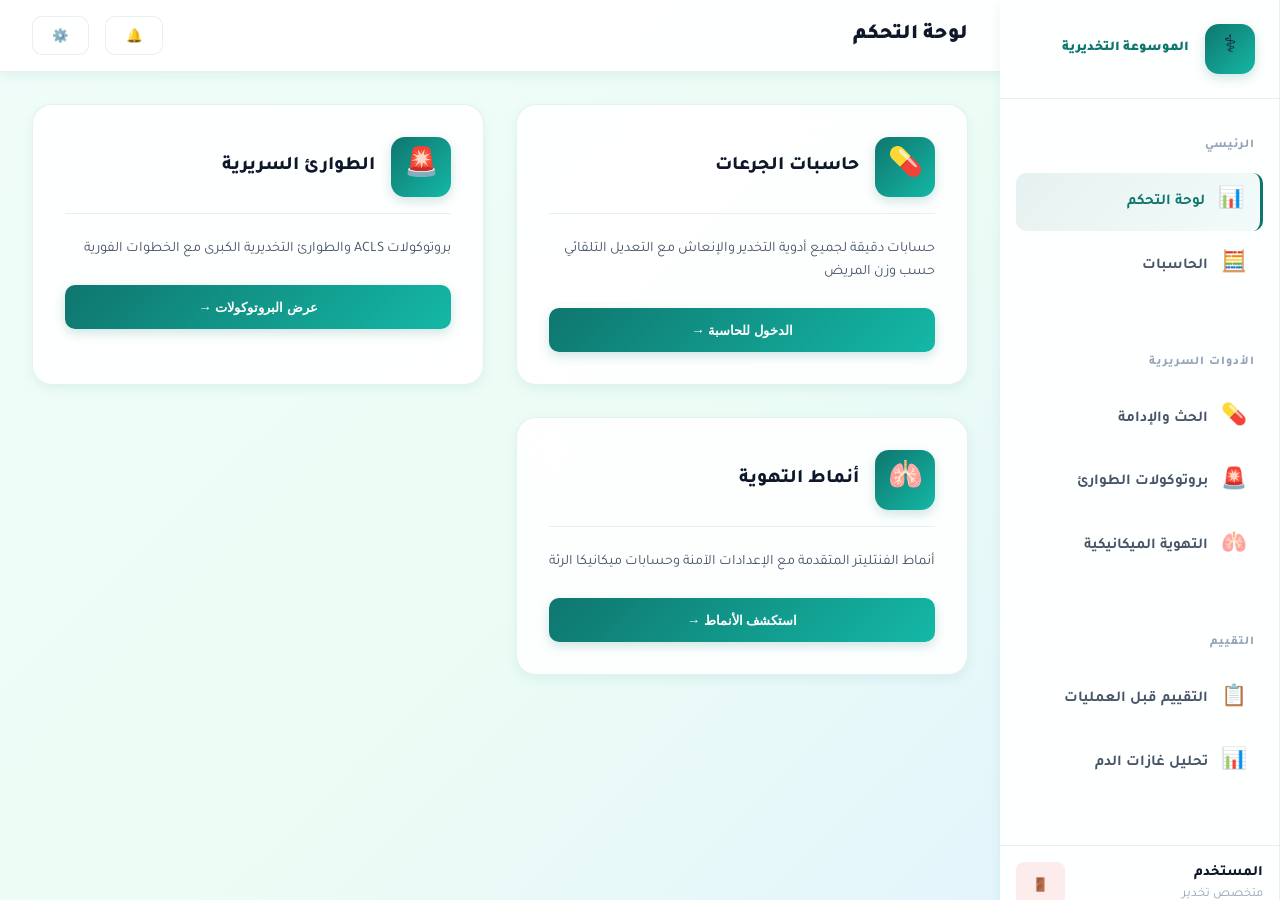
<file: app.html>
<!DOCTYPE html>
<html lang="ar" dir="rtl">
<head>
  <meta charset="UTF-8">
  <meta name="viewport" content="width=device-width, initial-scale=1.0">
  <meta name="theme-color" content="#0F766E">
  <title>الموسوعة التخديرية السريرية الشاملة - Clinical Workstation</title>

  <link rel="preconnect" href="https://fonts.googleapis.com">
  <link rel="preconnect" href="https://fonts.gstatic.com" crossorigin>
  <link href="https://fonts.googleapis.com/css2?family=Tajawal:wght@400;500;600;700;800;900&family=Cairo:wght@600;700;800;900&family=JetBrains+Mono:wght@500;600;700;800&display=swap" rel="stylesheet">

  <link rel="stylesheet" href="css/advanced-design.css">

  <style>
    /* App Shell Layout */
    body {
      background: linear-gradient(135deg, #F0FDFA 0%, #ECFDF5 50%, #E0F2FE 100%);
      display: flex;
      height: 100vh;
      overflow: hidden;
    }

    .app-shell {
      display: flex;
      width: 100%;
      height: 100%;
    }

    /* Sidebar */
    .sidebar {
      width: 280px;
      background: rgba(255, 255, 255, 0.95);
      backdrop-filter: blur(20px);
      border-right: 1px solid rgba(15, 118, 110, 0.1);
      display: flex;
      flex-direction: column;
      overflow-y: auto;
      box-shadow: var(--shadow-sm);
      z-index: 100;
    }

    .sidebar-header {
      padding: 1.5rem;
      border-bottom: 1px solid rgba(15, 118, 110, 0.1);
      display: flex;
      align-items: center;
      gap: 1rem;
    }

    .sidebar-logo {
      width: 50px;
      height: 50px;
      background: linear-gradient(135deg, var(--primary), var(--primary-light));
      border-radius: 14px;
      display: flex;
      align-items: center;
      justify-content: center;
      font-size: 24px;
      box-shadow: 0 4px 12px rgba(15, 118, 110, 0.2);
    }

    .sidebar-title {
      font-size: 0.85rem;
      font-weight: 900;
      color: var(--primary);
    }

    .sidebar-menu {
      flex: 1;
      padding: 1rem 0;
      list-style: none;
    }

    .menu-section {
      margin-bottom: 1.5rem;
      padding: 0.5rem;
    }

    .menu-section-title {
      font-size: 0.75rem;
      font-weight: 800;
      color: var(--text-light);
      text-transform: uppercase;
      letter-spacing: 1px;
      padding: 0.8rem 1rem;
    }

    .menu-item {
      padding: 0.8rem 1rem;
      margin: 0.3rem 0.5rem;
      border-radius: 10px;
      color: var(--text-secondary);
      cursor: pointer;
      transition: all var(--transition-fast);
      display: flex;
      align-items: center;
      gap: 0.8rem;
      font-weight: 700;
      font-size: 0.95rem;
    }

    .menu-item:hover {
      background: rgba(15, 118, 110, 0.05);
      color: var(--primary);
      transform: translateX(-5px);
    }

    .menu-item.active {
      background: linear-gradient(135deg, rgba(15, 118, 110, 0.1), rgba(20, 184, 166, 0.05));
      color: var(--primary);
      border-right: 3px solid var(--primary);
    }

    .menu-item-icon {
      font-size: 1.3rem;
      min-width: 24px;
      text-align: center;
    }

    .sidebar-footer {
      padding: 1rem;
      border-top: 1px solid rgba(15, 118, 110, 0.1);
      display: flex;
      gap: 0.5rem;
    }

    .user-info {
      flex: 1;
      font-size: 0.9rem;
    }

    .user-name {
      font-weight: 800;
      color: var(--text-dark);
    }

    .user-role {
      font-size: 0.8rem;
      color: var(--text-light);
    }

    .btn-logout {
      padding: 0.6rem 1rem;
      background: rgba(239, 68, 68, 0.1);
      color: #EF4444;
      border: none;
      border-radius: 8px;
      font-weight: 700;
      cursor: pointer;
      transition: all var(--transition-fast);
    }

    .btn-logout:hover {
      background: rgba(239, 68, 68, 0.2);
      transform: scale(1.05);
    }

    /* Main Content Area */
    .main-content {
      flex: 1;
      display: flex;
      flex-direction: column;
      overflow: hidden;
    }

    /* Top Bar */
    .topbar {
      background: rgba(255, 255, 255, 0.95);
      backdrop-filter: blur(20px);
      border-bottom: 1px solid rgba(15, 118, 110, 0.1);
      padding: 1rem 2rem;
      display: flex;
      justify-content: space-between;
      align-items: center;
      box-shadow: var(--shadow-sm);
    }

    .topbar-title {
      font-size: 1.3rem;
      font-weight: 900;
      color: var(--text-dark);
    }

    .topbar-actions {
      display: flex;
      gap: 1rem;
      align-items: center;
    }

    .topbar-button {
      padding: 0.7rem 1.2rem;
      border: 1.5px solid rgba(15, 118, 110, 0.1);
      background: rgba(255, 255, 255, 0.9);
      border-radius: 10px;
      cursor: pointer;
      font-weight: 700;
      transition: all var(--transition-fast);
      display: flex;
      align-items: center;
      gap: 0.5rem;
    }

    .topbar-button:hover {
      background: var(--primary);
      color: white;
      border-color: var(--primary);
    }

    /* Content Area */
    .content-wrapper {
      flex: 1;
      overflow-y: auto;
      padding: 2rem;
    }

    /* Tabs */
    .tabs-container {
      display: flex;
      gap: 0.5rem;
      margin-bottom: 2rem;
      border-bottom: 2px solid rgba(15, 118, 110, 0.1);
      overflow-x: auto;
    }

    .tab-button {
      padding: 1rem 1.5rem;
      background: none;
      border: none;
      color: var(--text-secondary);
      font-weight: 800;
      font-size: 0.95rem;
      cursor: pointer;
      transition: all var(--transition-fast);
      position: relative;
      white-space: nowrap;
    }

    .tab-button:hover {
      color: var(--primary);
    }

    .tab-button.active {
      color: var(--primary);
    }

    .tab-button.active::after {
      content: '';
      position: absolute;
      bottom: -2px;
      left: 0;
      right: 0;
      height: 3px;
      background: linear-gradient(135deg, var(--primary), var(--primary-light));
      border-radius: 3px 3px 0 0;
    }

    /* Tab Content */
    .tab-content {
      display: none;
    }

    .tab-content.active {
      display: block;
      animation: fadeIn 0.3s ease-out;
    }

    /* Dashboard Grid */
    .dashboard-grid {
      display: grid;
      grid-template-columns: repeat(auto-fit, minmax(350px, 1fr));
      gap: 2rem;
      margin-bottom: 2rem;
    }

    .dashboard-card {
      background: var(--glass-surface);
      backdrop-filter: var(--glass-blur);
      border: 1px solid var(--glass-border);
      border-radius: var(--radius-lg);
      padding: 2rem;
      box-shadow: var(--shadow-sm);
      transition: all var(--transition-base);
    }

    .dashboard-card:hover {
      transform: translateY(-5px);
      box-shadow: var(--shadow-md);
      border-color: var(--primary-light);
    }

    .card-header {
      display: flex;
      align-items: center;
      gap: 1rem;
      margin-bottom: 1.5rem;
      padding-bottom: 1rem;
      border-bottom: 1px solid var(--glass-border);
    }

    .card-icon {
      width: 60px;
      height: 60px;
      background: linear-gradient(135deg, var(--primary), var(--primary-light));
      border-radius: var(--radius-md);
      display: flex;
      align-items: center;
      justify-content: center;
      font-size: 28px;
      box-shadow: 0 4px 12px rgba(15, 118, 110, 0.2);
    }

    .card-title {
      font-size: 1.2rem;
      font-weight: 800;
      color: var(--text-dark);
    }

    .card-description {
      color: var(--text-secondary);
      font-size: 0.9rem;
      line-height: 1.6;
      margin-bottom: 1.5rem;
    }

    .card-button {
      width: 100%;
      padding: 0.9rem;
      background: linear-gradient(135deg, var(--primary), var(--primary-light));
      color: white;
      border: none;
      border-radius: 10px;
      font-weight: 800;
      cursor: pointer;
      box-shadow: 0 4px 12px rgba(15, 118, 110, 0.2);
      transition: all var(--transition-fast);
    }

    .card-button:hover {
      transform: translateY(-2px);
      box-shadow: 0 6px 16px rgba(15, 118, 110, 0.3);
    }

    /* Form Styles */
    .form-section {
      background: var(--glass-surface);
      backdrop-filter: var(--glass-blur);
      border: 1px solid var(--glass-border);
      border-radius: var(--radius-lg);
      padding: 2rem;
      margin-bottom: 2rem;
      box-shadow: var(--shadow-sm);
    }

    .form-row {
      display: grid;
      grid-template-columns: repeat(auto-fit, minmax(250px, 1fr));
      gap: 1.5rem;
      margin-bottom: 1.5rem;
    }

    .form-group {
      display: flex;
      flex-direction: column;
    }

    .form-label {
      font-size: 0.9rem;
      font-weight: 800;
      color: var(--text-secondary);
      margin-bottom: 0.6rem;
      text-transform: uppercase;
      letter-spacing: 0.5px;
    }

    .form-input {
      padding: 0.9rem 1.1rem;
      border: 1.5px solid rgba(15, 118, 110, 0.1);
      border-radius: var(--radius-md);
      background: rgba(255, 255, 255, 0.9);
      color: var(--text-primary);
      font-size: 0.95rem;
      font-weight: 600;
      outline: none;
      transition: all var(--transition-fast);
      font-family: inherit;
    }

    .form-input:focus {
      background: var(--bg-white);
      border-color: var(--primary-light);
      box-shadow: 0 0 0 3px rgba(20, 184, 166, 0.1);
    }

    .form-input::placeholder {
      color: var(--text-light);
    }

    /* Results Display */
    .results-section {
      background: var(--glass-surface);
      backdrop-filter: var(--glass-blur);
      border: 1px solid var(--glass-border);
      border-radius: var(--radius-lg);
      padding: 2rem;
      margin-top: 2rem;
      box-shadow: var(--shadow-sm);
      display: none;
    }

    .results-section.show {
      display: block;
      animation: slideUp 0.5s ease-out;
    }

    .result-item {
      margin-bottom: 1.5rem;
      padding-bottom: 1.5rem;
      border-bottom: 1px solid rgba(15, 118, 110, 0.1);
    }

    .result-item:last-child {
      border-bottom: none;
    }

    .result-label {
      font-size: 0.9rem;
      color: var(--text-secondary);
      font-weight: 700;
      margin-bottom: 0.4rem;
    }

    .result-value {
      font-size: 1.4rem;
      font-weight: 900;
      color: var(--primary);
      font-family: 'JetBrains Mono', monospace;
    }

    /* Responsive */
    @media (max-width: 1024px) {
      .sidebar {
        width: 240px;
      }

      .dashboard-grid {
        grid-template-columns: 1fr;
      }
    }

    @media (max-width: 768px) {
      .app-shell {
        flex-direction: column;
      }

      .sidebar {
        width: 100%;
        max-height: 60px;
        overflow: hidden;
        flex-direction: row;
      }

      .sidebar-header {
        padding: 0.8rem;
      }

      .sidebar-menu {
        display: none;
      }

      .topbar {
        padding: 1rem;
      }

      .content-wrapper {
        padding: 1rem;
      }

      .form-row {
        grid-template-columns: 1fr;
      }
    }
  </style>
</head>
<body>

  <div class="app-shell">
    <!-- Sidebar -->
    <aside class="sidebar">
      <div class="sidebar-header">
        <div class="sidebar-logo">⚕️</div>
        <div class="sidebar-title">الموسوعة التخديرية</div>
      </div>

      <ul class="sidebar-menu">
        <li class="menu-section">
          <div class="menu-section-title">الرئيسي</div>
          <div class="menu-item active" onclick="switchTab('dashboard')">
            <span class="menu-item-icon">📊</span>
            <span>لوحة التحكم</span>
          </div>
          <div class="menu-item" onclick="switchTab('calculator')">
            <span class="menu-item-icon">🧮</span>
            <span>الحاسبات</span>
          </div>
        </li>

        <li class="menu-section">
          <div class="menu-section-title">الأدوات السريرية</div>
          <div class="menu-item" onclick="switchTab('induction')">
            <span class="menu-item-icon">💊</span>
            <span>الحث والإدامة</span>
          </div>
          <div class="menu-item" onclick="switchTab('emergency')">
            <span class="menu-item-icon">🚨</span>
            <span>بروتوكولات الطوارئ</span>
          </div>
          <div class="menu-item" onclick="switchTab('ventilation')">
            <span class="menu-item-icon">🫁</span>
            <span>التهوية الميكانيكية</span>
          </div>
        </li>

        <li class="menu-section">
          <div class="menu-section-title">التقييم</div>
          <div class="menu-item" onclick="switchTab('preop')">
            <span class="menu-item-icon">📋</span>
            <span>التقييم قبل العمليات</span>
          </div>
          <div class="menu-item" onclick="switchTab('abg')">
            <span class="menu-item-icon">📊</span>
            <span>تحليل غازات الدم</span>
          </div>
        </li>
      </ul>

      <div class="sidebar-footer">
        <div class="user-info">
          <div class="user-name" id="user-name">المستخدم</div>
          <div class="user-role">متخصص تخدير</div>
        </div>
        <button class="btn-logout" onclick="handleLogout()">🚪</button>
      </div>
    </aside>

    <!-- Main Content -->
    <div class="main-content">
      <!-- Top Bar -->
      <div class="topbar">
        <div class="topbar-title" id="page-title">لوحة التحكم</div>
        <div class="topbar-actions">
          <button class="topbar-button">🔔</button>
          <button class="topbar-button">⚙️</button>
        </div>
      </div>

      <!-- Content Area -->
      <div class="content-wrapper">

        <!-- Dashboard Tab -->
        <div id="dashboard" class="tab-content active">
          <div class="dashboard-grid">
            <div class="dashboard-card">
              <div class="card-header">
                <div class="card-icon">💊</div>
                <div>
                  <div class="card-title">حاسبات الجرعات</div>
                </div>
              </div>
              <p class="card-description">حسابات دقيقة لجميع أدوية التخدير والإنعاش مع التعديل التلقائي حسب وزن المريض</p>
              <button class="card-button" onclick="switchTab('calculator')">الدخول للحاسبة →</button>
            </div>

            <div class="dashboard-card">
              <div class="card-header">
                <div class="card-icon">🚨</div>
                <div>
                  <div class="card-title">الطوارئ السريرية</div>
                </div>
              </div>
              <p class="card-description">بروتوكولات ACLS والطوارئ التخديرية الكبرى مع الخطوات الفورية</p>
              <button class="card-button" onclick="switchTab('emergency')">عرض البروتوكولات →</button>
            </div>

            <div class="dashboard-card">
              <div class="card-header">
                <div class="card-icon">🫁</div>
                <div>
                  <div class="card-title">أنماط التهوية</div>
                </div>
              </div>
              <p class="card-description">أنماط الفنتليتر المتقدمة مع الإعدادات الآمنة وحسابات ميكانيكا الرئة</p>
              <button class="card-button" onclick="switchTab('ventilation')">استكشف الأنماط →</button>
            </div>
          </div>
        </div>

        <!-- Calculator Tab -->
        <div id="calculator" class="tab-content">
          <div class="form-section">
            <h2 style="margin-bottom: 2rem; color: var(--text-dark);">🧮 حاسبة الجرعات الدوائية</h2>

            <div class="form-row">
              <div class="form-group">
                <label class="form-label">الوزن (كغ)</label>
                <input type="number" id="weight" class="form-input" placeholder="مثال: 70" min="1" max="200">
              </div>
              <div class="form-group">
                <label class="form-label">الطول (سم)</label>
                <input type="number" id="height" class="form-input" placeholder="مثال: 170" min="100" max="250">
              </div>
              <div class="form-group">
                <label class="form-label">الجنس</label>
                <select id="gender" class="form-input">
                  <option value="male">ذكر</option>
                  <option value="female">أنثى</option>
                </select>
              </div>
            </div>

            <button class="btn btn-primary" onclick="calculateDrugs()" style="width: 100%; margin-top: 1rem;">
              📊 حساب الجرعات
            </button>
          </div>

          <div id="calc-results" class="results-section">
            <h3 style="margin-bottom: 1.5rem; color: var(--text-dark);">نتائج الحسابات</h3>

            <div id="results-content"></div>
          </div>
        </div>

        <!-- Emergency Tab -->
        <div id="emergency" class="tab-content">
          <h2 style="margin-bottom: 2rem; color: var(--text-dark);">🚨 بروتوكولات الطوارئ</h2>

          <div id="emergency-content" class="dashboard-grid"></div>
        </div>

        <!-- Ventilation Tab -->
        <div id="ventilation" class="tab-content">
          <h2 style="margin-bottom: 2rem; color: var(--text-dark);">🫁 أنماط التهوية الميكانيكية</h2>

          <div id="ventilation-content" class="dashboard-grid"></div>
        </div>

        <!-- Pre-Op Assessment Tab -->
        <div id="preop" class="tab-content">
          <h2 style="margin-bottom: 2rem; color: var(--text-dark);">📋 التقييم قبل العمليات</h2>

          <div class="form-section">
            <h3 style="margin-bottom: 1rem;">تقييم مجرى الهواء</h3>
            <p style="color: var(--text-secondary); margin-bottom: 1rem;">استخدم مقياس مالامباتي (Mallampati Score)</p>

            <div id="mallampati-content"></div>
          </div>
        </div>

        <!-- ABG Analysis Tab -->
        <div id="abg" class="tab-content">
          <h2 style="margin-bottom: 2rem; color: var(--text-dark);">📊 تحليل غازات الدم</h2>

          <div class="form-section">
            <div class="form-row">
              <div class="form-group">
                <label class="form-label">pH</label>
                <input type="number" id="abg-ph" class="form-input" placeholder="7.35 - 7.45" min="6.8" max="7.8" step="0.01">
              </div>
              <div class="form-group">
                <label class="form-label">PaCO₂ (mmHg)</label>
                <input type="number" id="abg-paco2" class="form-input" placeholder="35 - 45" min="10" max="100">
              </div>
              <div class="form-group">
                <label class="form-label">PaO₂ (mmHg)</label>
                <input type="number" id="abg-pao2" class="form-input" placeholder="> 80" min="20" max="700">
              </div>
            </div>

            <button class="btn btn-primary" onclick="analyzeABG()" style="width: 100%; margin-top: 1rem;">
              🔬 تحليل النتائج
            </button>
          </div>

          <div id="abg-results" class="results-section"></div>
        </div>

      </div>
    </div>
  </div>

  <!-- Scripts -->
  <script src="js/clinical-data.js"></script>
  <script src="js/clinical-engine.js"></script>

  <script>
    // Initialize
    document.addEventListener('DOMContentLoaded', () => {
      const session = JSON.parse(localStorage.getItem('anesthesia_session') || '{}');
      document.getElementById('user-name').textContent = session.fullName || 'المستخدم';
      loadEmergencyProtocols();
      loadVentilationModes();
      loadPreOpAssessment();
    });

    function switchTab(tabName) {
      document.querySelectorAll('.tab-content').forEach(el => el.classList.remove('active'));
      document.getElementById(tabName).classList.add('active');

      const titles = {
        dashboard: 'لوحة التحكم',
        calculator: '🧮 حاسبة الجرعات',
        emergency: '🚨 بروتوكولات الطوارئ',
        ventilation: '🫁 التهوية الميكانيكية',
        preop: '📋 التقييم قبل العمليات',
        induction: '💊 الحث والإدامة',
        abg: '📊 تحليل غازات الدم'
      };

      document.getElementById('page-title').textContent = titles[tabName] || 'الموسوعة التخديرية';

      document.querySelectorAll('.menu-item').forEach(el => el.classList.remove('active'));
      event?.target?.classList.add('active');
    }

    function calculateDrugs() {
      const weight = parseFloat(document.getElementById('weight').value);
      const height = parseFloat(document.getElementById('height').value);
      const gender = document.getElementById('gender').value;

      if (!weight || !height) {
        alert('⚠️ الرجاء ملء جميع الحقول');
        return;
      }

      const result = ClinicalEngine.generateInductionPlan(weight, height, gender, 40, []);

      let html = `
        <div class="result-item">
          <div class="result-label">الوزن المثالي (IBW)</div>
          <div class="result-value">${result.patientSummary.ibw} كغ</div>
        </div>

        <div class="result-item">
          <div class="result-label">مؤشر كتلة الجسم (BMI)</div>
          <div class="result-value">${result.patientSummary.bmi}</div>
        </div>

        <div class="result-item">
          <div class="result-label">أنبوب الرغامة (ETT)</div>
          <div class="result-value">${result.patientSummary.ettSize} mm</div>
        </div>

        <h3 style="margin-top: 2rem; margin-bottom: 1rem; color: var(--text-dark);">الحث التنويمي</h3>
      `;

      result.inductionStrategy.forEach(drug => {
        html += `
          <div class="result-item">
            <div class="result-label">${drug.drug}</div>
            <div class="result-value">${drug.dose} mg</div>
            <div style="color: var(--text-secondary); font-size: 0.9rem; margin-top: 0.4rem;">${drug.note}</div>
          </div>
        `;
      });

      document.getElementById('results-content').innerHTML = html;
      document.getElementById('calc-results').classList.add('show');
    }

    function analyzeABG() {
      const ph = parseFloat(document.getElementById('abg-ph').value);
      const paco2 = parseFloat(document.getElementById('abg-paco2').value);
      const pao2 = parseFloat(document.getElementById('abg-pao2').value);

      if (!ph || !paco2 || !pao2) {
        alert('⚠️ الرجاء ملء جميع المتغيرات');
        return;
      }

      let analysis = `<div class="result-item"><h3 style="color: var(--text-dark); margin-bottom: 1rem;">تحليل النتائج</h3>`;

      if (ph < 7.35) {
        analysis += `<div style="color: #EF4444; font-weight: 700;">🔴 حموضة (Acidemia)</div>`;
        if (paco2 > 45) {
          analysis += `<div style="color: var(--text-secondary); margin-top: 0.5rem;">• حموضة تنفسية: ارتفاع CO₂ → تحسين التهوية</div>`;
        } else {
          analysis += `<div style="color: var(--text-secondary); margin-top: 0.5rem;">• حموضة استقلابية: نقص CO₂ → مراجعة السوائل والأملاح</div>`;
        }
      } else if (ph > 7.45) {
        analysis += `<div style="color: #10B981; font-weight: 700;">🟢 قلوية (Alkalemia)</div>`;
      } else {
        analysis += `<div style="color: #3B82F6; font-weight: 700;">🔵 pH طبيعي</div>`;
      }

      if (pao2 < 60) {
        analysis += `<div style="color: #EF4444; font-weight: 700; margin-top: 1rem;">⚠️ نقص أكسجة شديد</div>`;
      } else if (pao2 < 80) {
        analysis += `<div style="color: #F59E0B; font-weight: 700; margin-top: 1rem;">⚠️ نقص أكسجة</div>`;
      }

      analysis += `</div>`;

      document.getElementById('abg-results').innerHTML = analysis;
      document.getElementById('abg-results').classList.add('show');
    }

    function loadEmergencyProtocols() {
      let html = '';
      ClinicalData.crises.slice(0, 2).forEach(crisis => {
        html += `
          <div class="dashboard-card">
            <div class="card-header">
              <div class="card-icon">🚨</div>
              <div>
                <div class="card-title">${crisis.title}</div>
              </div>
            </div>
            <div style="font-size: 0.9rem; color: var(--text-secondary); line-height: 1.8;">
              ${crisis.steps.slice(0, 3).map(s => `<div>✓ ${s.text}</div>`).join('')}
            </div>
          </div>
        `;
      });
      document.getElementById('emergency-content').innerHTML = html;
    }

    function loadVentilationModes() {
      let html = '';
      ClinicalData.ventilatorModes.forEach(mode => {
        html += `
          <div class="dashboard-card">
            <div class="card-header">
              <div class="card-icon">🫁</div>
              <div>
                <div class="card-title">${mode.nameAr}</div>
              </div>
            </div>
            <p class="card-description">${mode.characteristics}</p>
          </div>
        `;
      });
      document.getElementById('ventilation-content').innerHTML = html;
    }

    function loadPreOpAssessment() {
      let html = '';
      ClinicalData.preOpData.airway.mallampati.forEach(m => {
        html += `
          <div style="padding: 1rem; margin-bottom: 1rem; background: rgba(15, 118, 110, 0.05); border-radius: 10px;">
            <div style="font-weight: 800; color: var(--primary); margin-bottom: 0.5rem;">${m.class}</div>
            <div style="color: var(--text-secondary); font-size: 0.9rem;">📝 ${m.view}</div>
            <div style="color: var(--text-gray); font-size: 0.85rem; margin-top: 0.5rem;">⚠️ ${m.risk}</div>
          </div>
        `;
      });
      document.getElementById('mallampati-content').innerHTML = html;
    }

    function handleLogout() {
      if (confirm('هل تريد تسجيل الخروج؟')) {
        localStorage.removeItem('anesthesia_session');
        window.location.replace('index.html');
      }
    }
  </script>

</body>
</html>
</file>
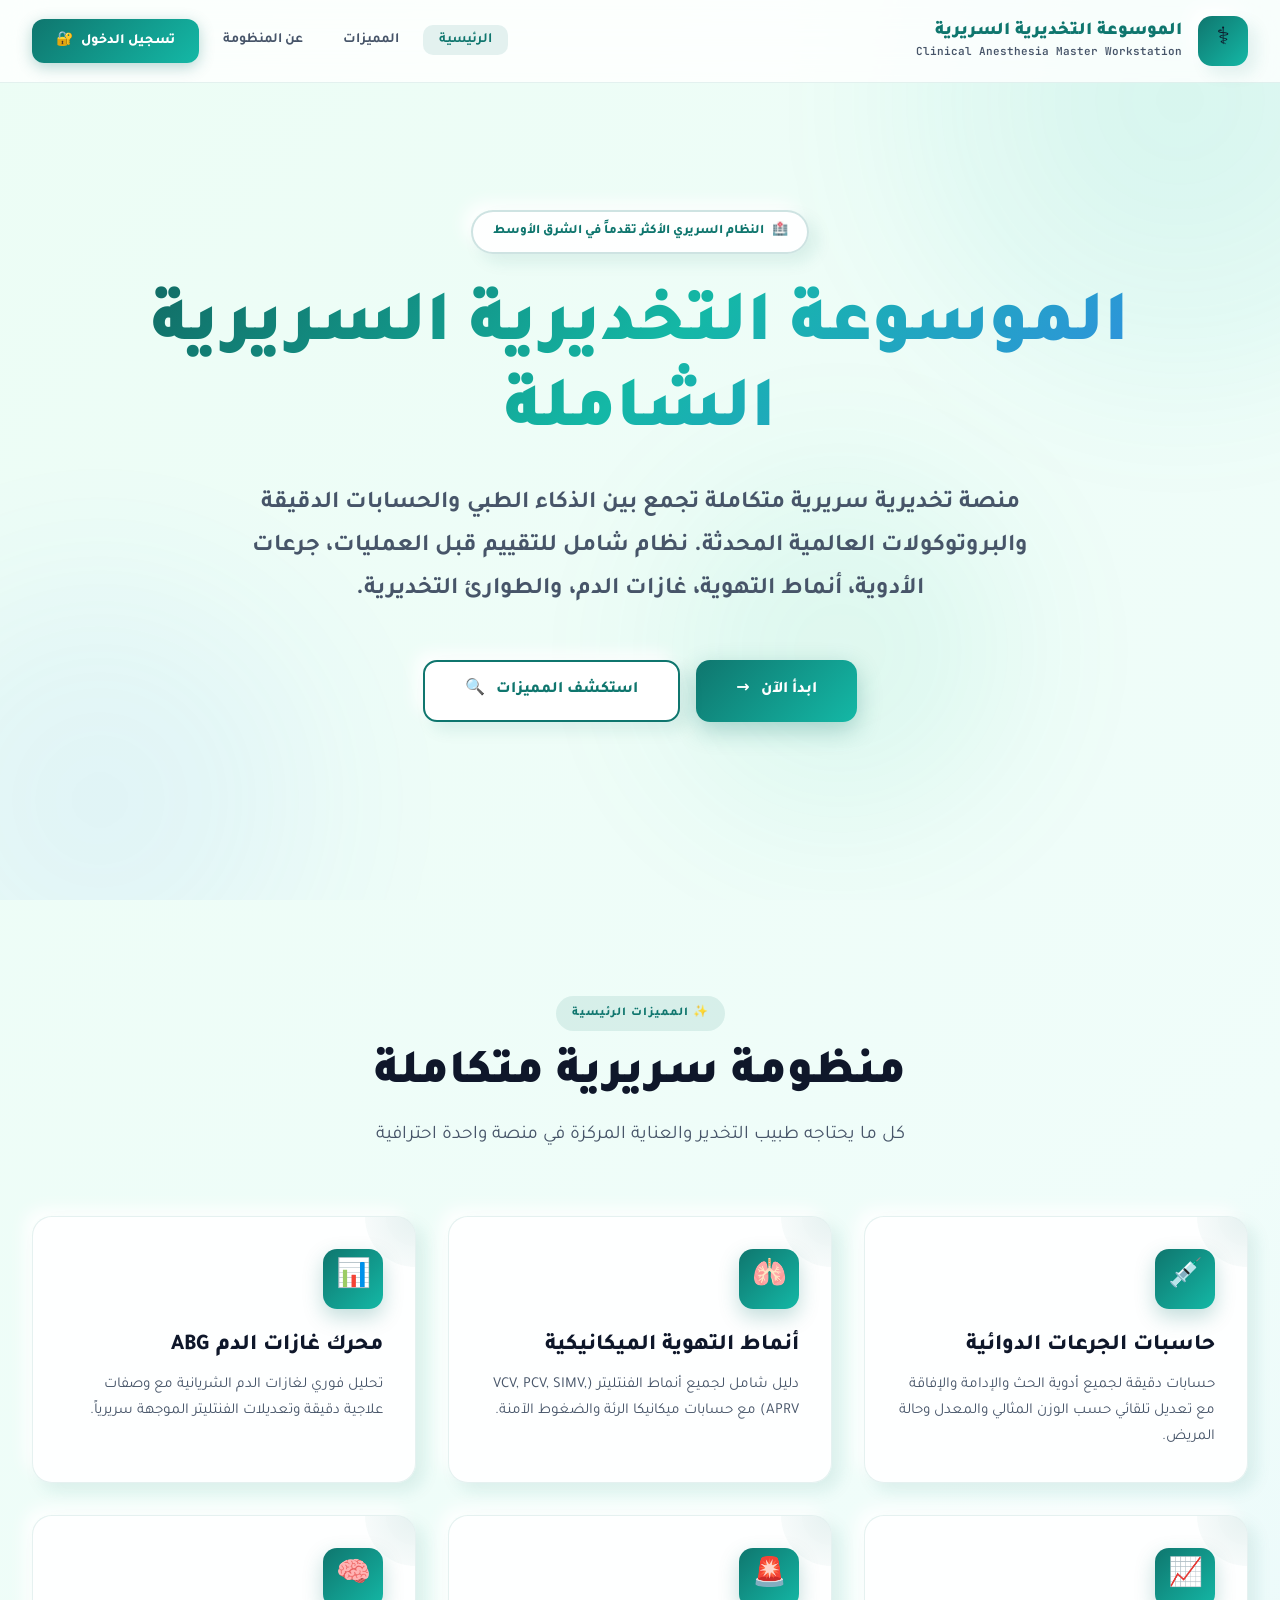
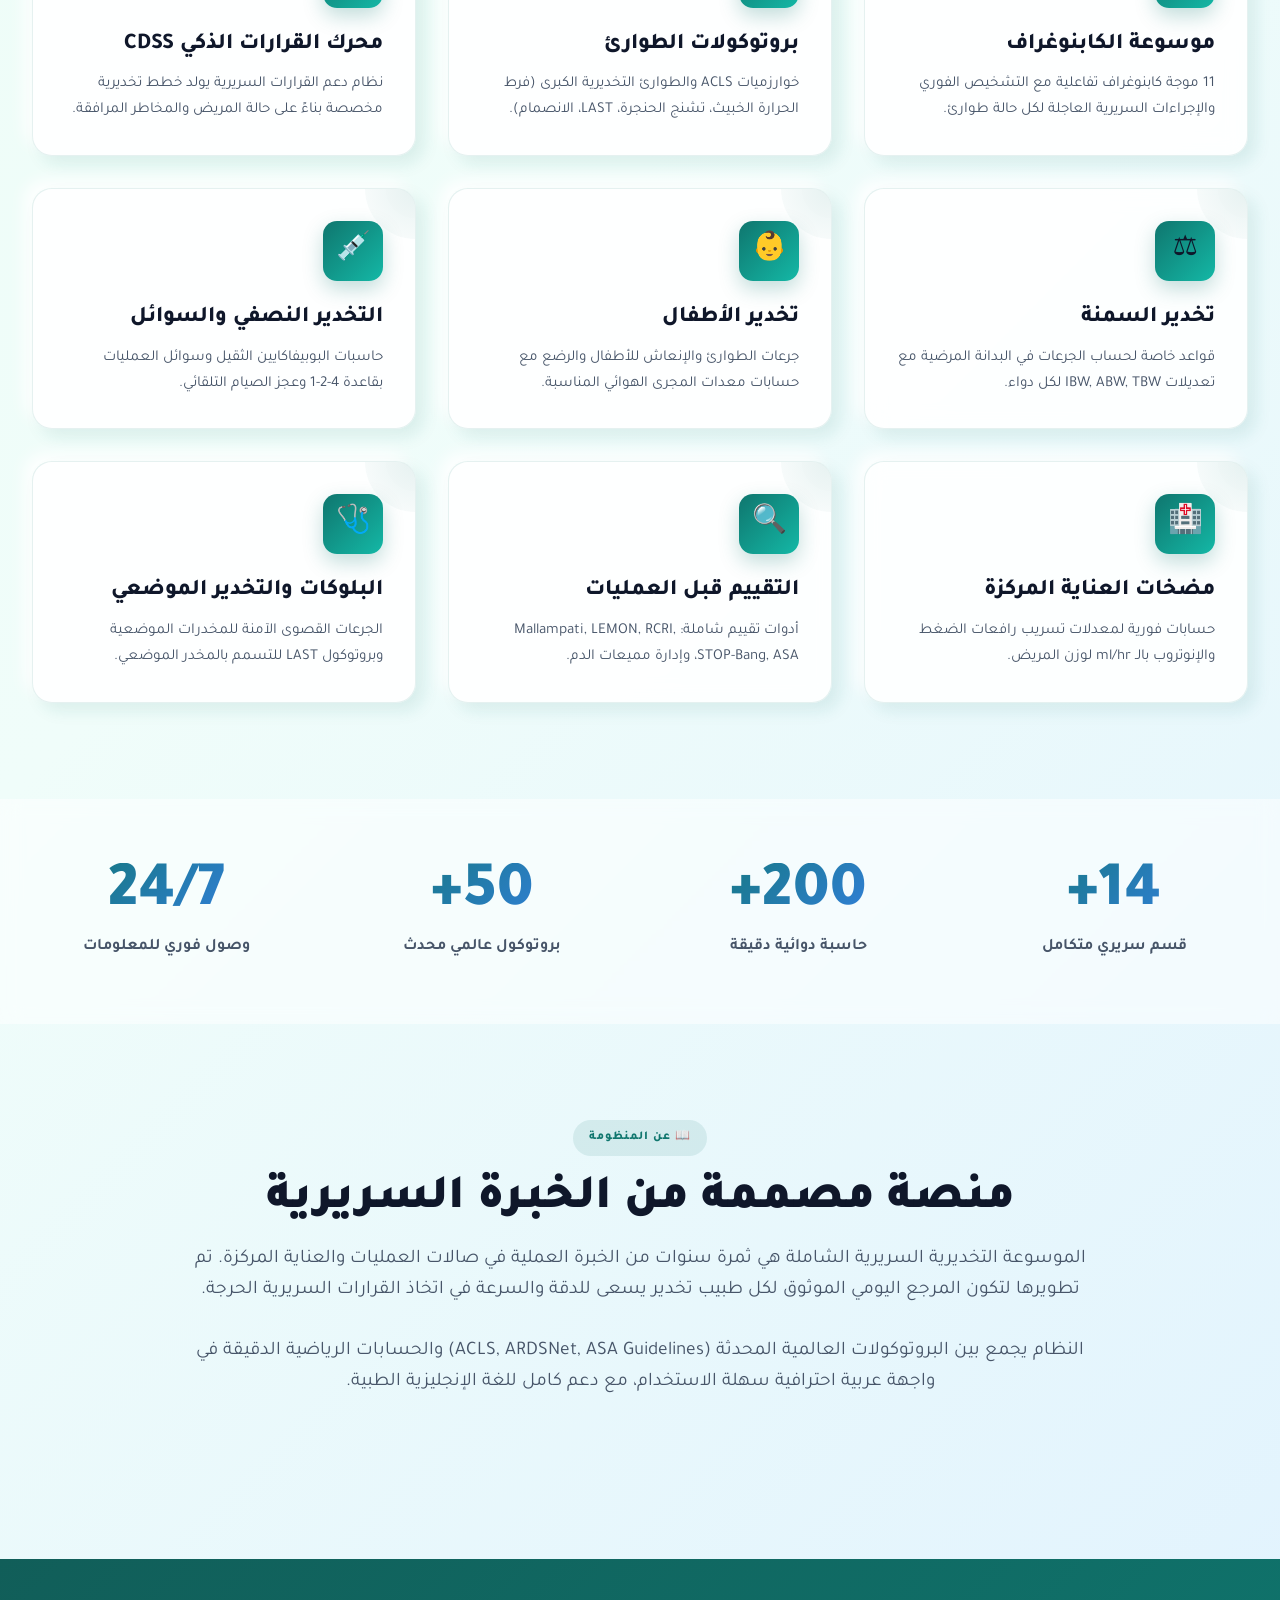
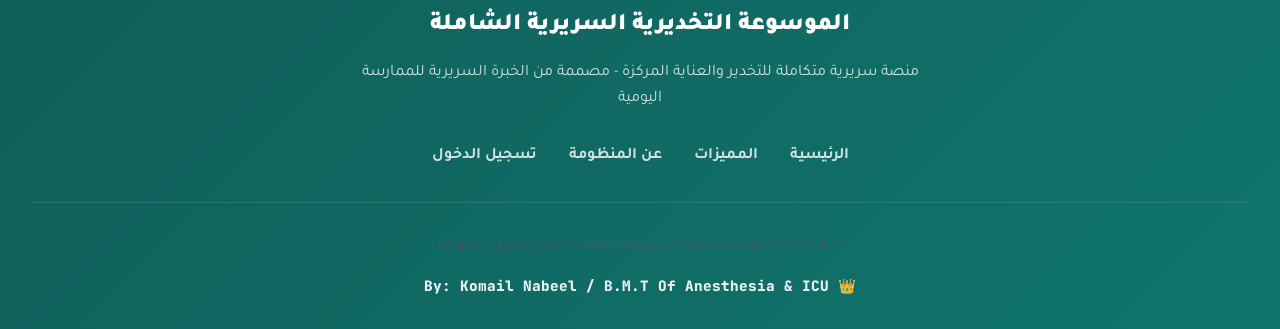
<file: landing.html>
<!DOCTYPE html>
<html lang="ar" dir="rtl">
<head>
  <meta charset="UTF-8">
  <meta name="viewport" content="width=device-width, initial-scale=1.0">
  <meta name="theme-color" content="#0F766E">
  <title>الموسوعة التخديرية السريرية الشاملة - Anesthesia Master Workstation</title>

  <link rel="preconnect" href="https://fonts.googleapis.com">
  <link rel="preconnect" href="https://fonts.gstatic.com" crossorigin>
  <link href="https://fonts.googleapis.com/css2?family=Tajawal:wght@400;500;600;700;800;900&family=Cairo:wght@400;600;700;800;900&family=IBM+Plex+Sans+Arabic:wght@400;500;600;700&family=JetBrains+Mono:wght@500;600;700;800&display=swap" rel="stylesheet">

  <link rel="stylesheet" href="css/advanced-design.css">

  <style>
    * {
      margin: 0;
      padding: 0;
      box-sizing: border-box;
    }

    :root {
      --primary: #0F766E;
      --primary-light: #14B8A6;
      --primary-dark: #115E59;
      --accent: #3B82F6;
      --accent-light: #60A5FA;
      --bg-light: #F0FDFA;
      --bg-white: #FFFFFF;
      --text-dark: #0F172A;
      --text-gray: #475569;
      --text-light: #94A3B8;
      --shadow-soft: 0 20px 50px rgba(15, 118, 110, 0.15);
      --shadow-neu: 8px 8px 16px rgba(15, 118, 110, 0.1), -8px -8px 16px rgba(255, 255, 255, 0.9);
    }

    body {
      font-family: 'Tajawal', 'Cairo', system-ui, sans-serif;
      background: linear-gradient(135deg, #ECFDF5 0%, #F0FDFA 50%, #E0F2FE 100%);
      color: var(--text-dark);
      overflow-x: hidden;
      line-height: 1.6;
    }

    /* Animated Background Orbs */
    .bg-orbs {
      position: fixed;
      inset: 0;
      pointer-events: none;
      z-index: 0;
      overflow: hidden;
    }

    .orb {
      position: absolute;
      border-radius: 50%;
      filter: blur(80px);
      opacity: 0.3;
      animation: float 20s infinite ease-in-out;
    }

    .orb-1 {
      width: 600px;
      height: 600px;
      background: radial-gradient(circle, rgba(20, 184, 166, 0.4), transparent);
      top: -200px;
      right: -200px;
      animation-delay: 0s;
    }

    .orb-2 {
      width: 500px;
      height: 500px;
      background: radial-gradient(circle, rgba(59, 130, 246, 0.3), transparent);
      bottom: -150px;
      left: -150px;
      animation-delay: 5s;
    }

    .orb-3 {
      width: 400px;
      height: 400px;
      background: radial-gradient(circle, rgba(16, 185, 129, 0.35), transparent);
      top: 50%;
      left: 50%;
      animation-delay: 10s;
    }

    @keyframes float {
      0%, 100% { transform: translate(0, 0) scale(1); }
      33% { transform: translate(50px, -50px) scale(1.1); }
      66% { transform: translate(-30px, 30px) scale(0.9); }
    }

    /* Navigation */
    .navbar {
      position: fixed;
      top: 0;
      left: 0;
      right: 0;
      z-index: 1000;
      background: rgba(255, 255, 255, 0.8);
      backdrop-filter: blur(20px);
      -webkit-backdrop-filter: blur(20px);
      border-bottom: 1px solid rgba(15, 118, 110, 0.1);
      transition: all 0.3s ease;
    }

    .navbar.scrolled {
      background: rgba(255, 255, 255, 0.95);
      box-shadow: var(--shadow-soft);
    }

    .nav-container {
      max-width: 1400px;
      margin: 0 auto;
      padding: 1rem 2rem;
      display: flex;
      justify-content: space-between;
      align-items: center;
      gap: 2rem;
    }

    .nav-brand {
      display: flex;
      align-items: center;
      gap: 1rem;
      text-decoration: none;
      color: var(--text-dark);
    }

    .nav-logo {
      width: 50px;
      height: 50px;
      background: linear-gradient(135deg, var(--primary), var(--primary-light));
      border-radius: 14px;
      display: flex;
      align-items: center;
      justify-content: center;
      font-size: 24px;
      box-shadow: var(--shadow-neu);
      transition: transform 0.3s ease;
    }

    .nav-logo:hover {
      transform: translateY(-3px);
    }

    .nav-brand-text h1 {
      font-size: 18px;
      font-weight: 900;
      color: var(--primary);
      line-height: 1.2;
    }

    .nav-brand-text p {
      font-size: 11px;
      color: var(--text-gray);
      font-weight: 600;
      font-family: 'JetBrains Mono', monospace;
    }

    .nav-links {
      display: flex;
      gap: 0.5rem;
      align-items: center;
      list-style: none;
    }

    .nav-link {
      padding: 0.5rem 1rem;
      color: var(--text-gray);
      text-decoration: none;
      font-weight: 700;
      font-size: 14px;
      border-radius: 10px;
      transition: all 0.3s ease;
      position: relative;
    }

    .nav-link:hover {
      color: var(--primary);
      background: rgba(15, 118, 110, 0.05);
    }

    .nav-link.active {
      color: var(--primary);
      background: rgba(15, 118, 110, 0.1);
    }

    .btn-nav-login {
      padding: 0.7rem 1.5rem;
      background: linear-gradient(135deg, var(--primary), var(--primary-light));
      color: white;
      border: none;
      border-radius: 12px;
      font-weight: 800;
      font-size: 14px;
      cursor: pointer;
      box-shadow: 0 4px 15px rgba(15, 118, 110, 0.3);
      transition: all 0.3s ease;
      text-decoration: none;
      display: inline-flex;
      align-items: center;
      gap: 0.5rem;
    }

    .btn-nav-login:hover {
      transform: translateY(-2px);
      box-shadow: 0 6px 20px rgba(15, 118, 110, 0.4);
    }

    /* Hero Section */
    .hero {
      position: relative;
      min-height: 100vh;
      display: flex;
      align-items: center;
      justify-content: center;
      padding: 6rem 2rem 4rem;
      z-index: 1;
    }

    .hero-container {
      max-width: 1300px;
      margin: 0 auto;
      text-align: center;
    }

    .hero-badge {
      display: inline-flex;
      align-items: center;
      gap: 0.5rem;
      padding: 0.6rem 1.2rem;
      background: rgba(255, 255, 255, 0.9);
      border: 2px solid rgba(15, 118, 110, 0.2);
      border-radius: 50px;
      font-size: 13px;
      font-weight: 800;
      color: var(--primary);
      margin-bottom: 2rem;
      box-shadow: var(--shadow-neu);
      animation: slideDown 0.6s ease-out;
    }

    @keyframes slideDown {
      from {
        opacity: 0;
        transform: translateY(-20px);
      }
      to {
        opacity: 1;
        transform: translateY(0);
      }
    }

    .hero-title {
      font-size: clamp(2.5rem, 6vw, 4.5rem);
      font-weight: 900;
      line-height: 1.2;
      margin-bottom: 1.5rem;
      background: linear-gradient(135deg, var(--primary-dark), var(--primary-light), var(--accent));
      -webkit-background-clip: text;
      -webkit-text-fill-color: transparent;
      background-clip: text;
      animation: slideUp 0.8s ease-out 0.2s both;
    }

    @keyframes slideUp {
      from {
        opacity: 0;
        transform: translateY(30px);
      }
      to {
        opacity: 1;
        transform: translateY(0);
      }
    }

    .hero-subtitle {
      font-size: clamp(1.1rem, 2.5vw, 1.5rem);
      color: var(--text-gray);
      margin-bottom: 3rem;
      max-width: 800px;
      margin-left: auto;
      margin-right: auto;
      line-height: 1.8;
      font-weight: 600;
      animation: slideUp 0.8s ease-out 0.4s both;
    }

    .hero-cta {
      display: flex;
      gap: 1rem;
      justify-content: center;
      flex-wrap: wrap;
      animation: slideUp 0.8s ease-out 0.6s both;
    }

    .btn-primary {
      padding: 1rem 2.5rem;
      background: linear-gradient(135deg, var(--primary), var(--primary-light));
      color: white;
      border: none;
      border-radius: 14px;
      font-weight: 800;
      font-size: 16px;
      cursor: pointer;
      box-shadow: 0 8px 25px rgba(15, 118, 110, 0.3);
      transition: all 0.3s ease;
      text-decoration: none;
      display: inline-flex;
      align-items: center;
      gap: 0.7rem;
    }

    .btn-primary:hover {
      transform: translateY(-3px);
      box-shadow: 0 12px 35px rgba(15, 118, 110, 0.4);
    }

    .btn-secondary {
      padding: 1rem 2.5rem;
      background: white;
      color: var(--primary);
      border: 2px solid var(--primary);
      border-radius: 14px;
      font-weight: 800;
      font-size: 16px;
      cursor: pointer;
      box-shadow: var(--shadow-neu);
      transition: all 0.3s ease;
      text-decoration: none;
      display: inline-flex;
      align-items: center;
      gap: 0.7rem;
    }

    .btn-secondary:hover {
      background: var(--primary);
      color: white;
      transform: translateY(-3px);
    }

    /* Features Section */
    .features {
      position: relative;
      padding: 6rem 2rem;
      z-index: 1;
    }

    .features-container {
      max-width: 1300px;
      margin: 0 auto;
    }

    .section-header {
      text-align: center;
      margin-bottom: 4rem;
    }

    .section-badge {
      display: inline-block;
      padding: 0.5rem 1rem;
      background: rgba(15, 118, 110, 0.1);
      color: var(--primary);
      border-radius: 50px;
      font-size: 12px;
      font-weight: 800;
      margin-bottom: 1rem;
      text-transform: uppercase;
      letter-spacing: 1px;
    }

    .section-title {
      font-size: clamp(2rem, 4vw, 3rem);
      font-weight: 900;
      color: var(--text-dark);
      margin-bottom: 1rem;
    }

    .section-subtitle {
      font-size: 1.2rem;
      color: var(--text-gray);
      max-width: 700px;
      margin: 0 auto;
    }

    .features-grid {
      display: grid;
      grid-template-columns: repeat(auto-fit, minmax(300px, 1fr));
      gap: 2rem;
      margin-top: 3rem;
    }

    .feature-card {
      background: rgba(255, 255, 255, 0.9);
      backdrop-filter: blur(10px);
      border: 1px solid rgba(15, 118, 110, 0.1);
      border-radius: 20px;
      padding: 2rem;
      box-shadow: var(--shadow-neu);
      transition: all 0.3s ease;
      position: relative;
      overflow: hidden;
    }

    .feature-card::before {
      content: '';
      position: absolute;
      top: 0;
      right: 0;
      width: 100px;
      height: 100px;
      background: radial-gradient(circle, rgba(15, 118, 110, 0.1), transparent);
      border-radius: 50%;
      transform: translate(50%, -50%);
    }

    .feature-card:hover {
      transform: translateY(-5px);
      box-shadow: 0 15px 40px rgba(15, 118, 110, 0.2);
      border-color: var(--primary-light);
    }

    .feature-icon {
      width: 60px;
      height: 60px;
      background: linear-gradient(135deg, var(--primary), var(--primary-light));
      border-radius: 14px;
      display: flex;
      align-items: center;
      justify-content: center;
      font-size: 28px;
      margin-bottom: 1.5rem;
      box-shadow: 0 8px 20px rgba(15, 118, 110, 0.25);
    }

    .feature-title {
      font-size: 1.4rem;
      font-weight: 800;
      color: var(--text-dark);
      margin-bottom: 0.8rem;
    }

    .feature-desc {
      color: var(--text-gray);
      line-height: 1.7;
      font-size: 0.95rem;
    }

    /* Stats Section */
    .stats {
      padding: 4rem 2rem;
      background: rgba(255, 255, 255, 0.5);
      backdrop-filter: blur(10px);
    }

    .stats-grid {
      max-width: 1300px;
      margin: 0 auto;
      display: grid;
      grid-template-columns: repeat(auto-fit, minmax(200px, 1fr));
      gap: 3rem;
      text-align: center;
    }

    .stat-item {
      position: relative;
    }

    .stat-number {
      font-size: clamp(2.5rem, 5vw, 4rem);
      font-weight: 900;
      background: linear-gradient(135deg, var(--primary), var(--accent));
      -webkit-background-clip: text;
      -webkit-text-fill-color: transparent;
      background-clip: text;
      line-height: 1;
      margin-bottom: 0.5rem;
    }

    .stat-label {
      font-size: 1rem;
      font-weight: 700;
      color: var(--text-gray);
    }

    /* Footer */
    .footer {
      background: linear-gradient(135deg, var(--primary-dark), var(--primary));
      color: white;
      padding: 3rem 2rem 2rem;
      position: relative;
      z-index: 1;
    }

    .footer-container {
      max-width: 1300px;
      margin: 0 auto;
      text-align: center;
    }

    .footer-brand {
      font-size: 1.5rem;
      font-weight: 900;
      margin-bottom: 1rem;
    }

    .footer-desc {
      color: rgba(255, 255, 255, 0.8);
      margin-bottom: 2rem;
      max-width: 600px;
      margin-left: auto;
      margin-right: auto;
    }

    .footer-links {
      display: flex;
      gap: 2rem;
      justify-content: center;
      flex-wrap: wrap;
      margin-bottom: 2rem;
    }

    .footer-link {
      color: rgba(255, 255, 255, 0.8);
      text-decoration: none;
      font-weight: 600;
      transition: color 0.3s ease;
    }

    .footer-link:hover {
      color: white;
    }

    .footer-bottom {
      padding-top: 2rem;
      border-top: 1px solid rgba(255, 255, 255, 0.1);
      color: rgba(255, 255, 255, 0.7);
      font-size: 0.9rem;
    }

    .footer-credit {
      margin-top: 1rem;
      font-weight: 800;
      color: rgba(255, 255, 255, 0.9);
      font-family: 'JetBrains Mono', monospace;
    }

    /* Responsive */
    @media (max-width: 768px) {
      .nav-links {
        display: none;
      }

      .hero {
        padding: 5rem 1.5rem 3rem;
      }

      .features {
        padding: 4rem 1.5rem;
      }

      .features-grid {
        grid-template-columns: 1fr;
      }
    }

    /* Mobile Menu Toggle */
    .menu-toggle {
      display: none;
      background: none;
      border: none;
      font-size: 24px;
      color: var(--primary);
      cursor: pointer;
    }

    @media (max-width: 768px) {
      .menu-toggle {
        display: block;
      }
    }
  </style>
</head>
<body>

  <!-- Animated Background -->
  <div class="bg-orbs">
    <div class="orb orb-1"></div>
    <div class="orb orb-2"></div>
    <div class="orb orb-3"></div>
  </div>

  <!-- Navigation -->
  <nav class="navbar" id="navbar">
    <div class="nav-container">
      <a href="#" class="nav-brand">
        <div class="nav-logo">⚕️</div>
        <div class="nav-brand-text">
          <h1>الموسوعة التخديرية السريرية</h1>
          <p>Clinical Anesthesia Master Workstation</p>
        </div>
      </a>

      <ul class="nav-links">
        <li><a href="#home" class="nav-link active">الرئيسية</a></li>
        <li><a href="#features" class="nav-link">المميزات</a></li>
        <li><a href="#about" class="nav-link">عن المنظومة</a></li>
        <li><a href="index.html" class="btn-nav-login">
          <span>تسجيل الدخول</span>
          <span>🔐</span>
        </a></li>
      </ul>

      <button class="menu-toggle">☰</button>
    </div>
  </nav>

  <!-- Hero Section -->
  <section class="hero" id="home">
    <div class="hero-container">
      <div class="hero-badge">
        <span>🏥</span>
        <span>النظام السريري الأكثر تقدماً في الشرق الأوسط</span>
      </div>

      <h1 class="hero-title">
        الموسوعة التخديرية السريرية الشاملة
      </h1>

      <p class="hero-subtitle">
        منصة تخديرية سريرية متكاملة تجمع بين الذكاء الطبي والحسابات الدقيقة والبروتوكولات العالمية المحدثة. نظام شامل للتقييم قبل العمليات، جرعات الأدوية، أنماط التهوية، غازات الدم، والطوارئ التخديرية.
      </p>

      <div class="hero-cta">
        <a href="index.html" class="btn-primary">
          <span>ابدأ الآن</span>
          <span>→</span>
        </a>
        <a href="#features" class="btn-secondary">
          <span>استكشف المميزات</span>
          <span>🔍</span>
        </a>
      </div>
    </div>
  </section>

  <!-- Features Section -->
  <section class="features" id="features">
    <div class="features-container">
      <div class="section-header">
        <span class="section-badge">✨ المميزات الرئيسية</span>
        <h2 class="section-title">منظومة سريرية متكاملة</h2>
        <p class="section-subtitle">
          كل ما يحتاجه طبيب التخدير والعناية المركزة في منصة واحدة احترافية
        </p>
      </div>

      <div class="features-grid">
        <div class="feature-card">
          <div class="feature-icon">💉</div>
          <h3 class="feature-title">حاسبات الجرعات الدوائية</h3>
          <p class="feature-desc">
            حسابات دقيقة لجميع أدوية الحث والإدامة والإفاقة مع تعديل تلقائي حسب الوزن المثالي والمعدل وحالة المريض.
          </p>
        </div>

        <div class="feature-card">
          <div class="feature-icon">🫁</div>
          <h3 class="feature-title">أنماط التهوية الميكانيكية</h3>
          <p class="feature-desc">
            دليل شامل لجميع أنماط الفنتليتر (VCV, PCV, SIMV, APRV) مع حسابات ميكانيكا الرئة والضغوط الآمنة.
          </p>
        </div>

        <div class="feature-card">
          <div class="feature-icon">📊</div>
          <h3 class="feature-title">محرك غازات الدم ABG</h3>
          <p class="feature-desc">
            تحليل فوري لغازات الدم الشريانية مع وصفات علاجية دقيقة وتعديلات الفنتليتر الموجهة سريرياً.
          </p>
        </div>

        <div class="feature-card">
          <div class="feature-icon">📈</div>
          <h3 class="feature-title">موسوعة الكابنوغراف</h3>
          <p class="feature-desc">
            11 موجة كابنوغراف تفاعلية مع التشخيص الفوري والإجراءات السريرية العاجلة لكل حالة طوارئ.
          </p>
        </div>

        <div class="feature-card">
          <div class="feature-icon">🚨</div>
          <h3 class="feature-title">بروتوكولات الطوارئ</h3>
          <p class="feature-desc">
            خوارزميات ACLS والطوارئ التخديرية الكبرى (فرط الحرارة الخبيث، تشنج الحنجرة، LAST، الانصمام).
          </p>
        </div>

        <div class="feature-card">
          <div class="feature-icon">🧠</div>
          <h3 class="feature-title">محرك القرارات الذكي CDSS</h3>
          <p class="feature-desc">
            نظام دعم القرارات السريرية يولد خطط تخديرية مخصصة بناءً على حالة المريض والمخاطر المرافقة.
          </p>
        </div>

        <div class="feature-card">
          <div class="feature-icon">⚖️</div>
          <h3 class="feature-title">تخدير السمنة</h3>
          <p class="feature-desc">
            قواعد خاصة لحساب الجرعات في البدانة المرضية مع تعديلات IBW, ABW, TBW لكل دواء.
          </p>
        </div>

        <div class="feature-card">
          <div class="feature-icon">👶</div>
          <h3 class="feature-title">تخدير الأطفال</h3>
          <p class="feature-desc">
            جرعات الطوارئ والإنعاش للأطفال والرضع مع حسابات معدات المجرى الهوائي المناسبة.
          </p>
        </div>

        <div class="feature-card">
          <div class="feature-icon">💉</div>
          <h3 class="feature-title">التخدير النصفي والسوائل</h3>
          <p class="feature-desc">
            حاسبات البوبيفاكايين الثقيل وسوائل العمليات بقاعدة 4-2-1 وعجز الصيام التلقائي.
          </p>
        </div>

        <div class="feature-card">
          <div class="feature-icon">🏥</div>
          <h3 class="feature-title">مضخات العناية المركزة</h3>
          <p class="feature-desc">
            حسابات فورية لمعدلات تسريب رافعات الضغط والإنوتروب بالـ ml/hr لوزن المريض.
          </p>
        </div>

        <div class="feature-card">
          <div class="feature-icon">🔍</div>
          <h3 class="feature-title">التقييم قبل العمليات</h3>
          <p class="feature-desc">
            أدوات تقييم شاملة: Mallampati, LEMON, RCRI, STOP-Bang, ASA، وإدارة مميعات الدم.
          </p>
        </div>

        <div class="feature-card">
          <div class="feature-icon">🩺</div>
          <h3 class="feature-title">البلوكات والتخدير الموضعي</h3>
          <p class="feature-desc">
            الجرعات القصوى الآمنة للمخدرات الموضعية وبروتوكول LAST للتسمم بالمخدر الموضعي.
          </p>
        </div>
      </div>
    </div>
  </section>

  <!-- Stats Section -->
  <section class="stats">
    <div class="stats-grid">
      <div class="stat-item">
        <div class="stat-number">14+</div>
        <div class="stat-label">قسم سريري متكامل</div>
      </div>
      <div class="stat-item">
        <div class="stat-number">200+</div>
        <div class="stat-label">حاسبة دوائية دقيقة</div>
      </div>
      <div class="stat-item">
        <div class="stat-number">50+</div>
        <div class="stat-label">بروتوكول عالمي محدث</div>
      </div>
      <div class="stat-item">
        <div class="stat-number">24/7</div>
        <div class="stat-label">وصول فوري للمعلومات</div>
      </div>
    </div>
  </section>

  <!-- About Section -->
  <section class="features" id="about">
    <div class="features-container">
      <div class="section-header">
        <span class="section-badge">📖 عن المنظومة</span>
        <h2 class="section-title">منصة مصممة من الخبرة السريرية</h2>
        <p class="section-subtitle" style="max-width: 900px;">
          الموسوعة التخديرية السريرية الشاملة هي ثمرة سنوات من الخبرة العملية في صالات العمليات والعناية المركزة.
          تم تطويرها لتكون المرجع اليومي الموثوق لكل طبيب تخدير يسعى للدقة والسرعة في اتخاذ القرارات السريرية الحرجة.
          <br><br>
          النظام يجمع بين البروتوكولات العالمية المحدثة (ACLS, ARDSNet, ASA Guidelines) والحسابات الرياضية الدقيقة
          في واجهة عربية احترافية سهلة الاستخدام، مع دعم كامل للغة الإنجليزية الطبية.
        </p>
      </div>
    </div>
  </section>

  <!-- Footer -->
  <footer class="footer">
    <div class="footer-container">
      <div class="footer-brand">الموسوعة التخديرية السريرية الشاملة</div>
      <p class="footer-desc">
        منصة سريرية متكاملة للتخدير والعناية المركزة - مصممة من الخبرة السريرية للممارسة اليومية
      </p>

      <div class="footer-links">
        <a href="#home" class="footer-link">الرئيسية</a>
        <a href="#features" class="footer-link">المميزات</a>
        <a href="#about" class="footer-link">عن المنظومة</a>
        <a href="index.html" class="footer-link">تسجيل الدخول</a>
      </div>

      <div class="footer-bottom">
        <p>© 2026 الموسوعة التخديرية السريرية الشاملة - جميع الحقوق محفوظة</p>
        <p class="footer-credit">👑 By: Komail Nabeel / B.M.T Of Anesthesia & ICU</p>
      </div>
    </div>
  </footer>

  <script>
    // Navbar scroll effect
    window.addEventListener('scroll', () => {
      const navbar = document.getElementById('navbar');
      if (window.scrollY > 50) {
        navbar.classList.add('scrolled');
      } else {
        navbar.classList.remove('scrolled');
      }
    });

    // Smooth scroll for navigation links
    document.querySelectorAll('a[href^="#"]').forEach(anchor => {
      anchor.addEventListener('click', function (e) {
        e.preventDefault();
        const target = document.querySelector(this.getAttribute('href'));
        if (target) {
          target.scrollIntoView({
            behavior: 'smooth',
            block: 'start'
          });
        }
      });
    });

    // Active nav link on scroll
    const sections = document.querySelectorAll('section[id]');
    const navLinks = document.querySelectorAll('.nav-link');

    window.addEventListener('scroll', () => {
      let current = '';
      sections.forEach(section => {
        const sectionTop = section.offsetTop;
        const sectionHeight = section.clientHeight;
        if (window.scrollY >= sectionTop - 200) {
          current = section.getAttribute('id');
        }
      });

      navLinks.forEach(link => {
        link.classList.remove('active');
        if (link.getAttribute('href') === `#${current}`) {
          link.classList.add('active');
        }
      });
    });
  </script>

</body>
</html>
</file>
<file: css/advanced-design.css>
/* ==================================================================================
   ANESTHESIA & ICU MASTER WORKSTATION — ADVANCED DESIGN SYSTEM
   Neumorphism + Futuristic + Editorial + Artistic Design
   ================================================================================== */

:root {
  /* Primary Colors - Medical Teal */
  --primary: #0F766E;
  --primary-light: #14B8A6;
  --primary-lighter: #7EE8DA;
  --primary-dark: #115E59;

  /* Accent Colors */
  --accent: #3B82F6;
  --accent-light: #60A5FA;
  --accent-darker: #1E40AF;
  --success: #10B981;
  --warning: #F59E0B;
  --danger: #EF4444;

  /* Backgrounds */
  --bg-light: #F0FDFA;
  --bg-white: #FFFFFF;
  --bg-gray: #F8FAFC;

  /* Text Colors */
  --text-dark: #0F172A;
  --text-primary: #1E293B;
  --text-secondary: #475569;
  --text-gray: #64748B;
  --text-light: #94A3B8;
  --text-muted: #CBD5E1;

  /* Shadows */
  --shadow-xs: 0 1px 2px rgba(15, 118, 110, 0.05);
  --shadow-sm: 0 4px 12px rgba(15, 118, 110, 0.08);
  --shadow-md: 0 8px 20px rgba(15, 118, 110, 0.1);
  --shadow-lg: 0 12px 32px rgba(15, 118, 110, 0.12);
  --shadow-xl: 0 16px 48px rgba(15, 118, 110, 0.15);
  --shadow-neu: 8px 8px 16px rgba(15, 118, 110, 0.08), -8px -8px 16px rgba(255, 255, 255, 0.95);
  --shadow-deep: 12px 12px 28px rgba(15, 118, 110, 0.12), -12px -12px 28px rgba(255, 255, 255, 0.98);

  /* Glass Morphism */
  --glass-surface: rgba(255, 255, 255, 0.9);
  --glass-border: rgba(15, 118, 110, 0.1);
  --glass-blur: blur(20px);

  /* Radius */
  --radius-xs: 6px;
  --radius-sm: 10px;
  --radius-md: 14px;
  --radius-lg: 20px;
  --radius-xl: 28px;
  --radius-full: 9999px;

  /* Transitions */
  --transition-fast: 0.2s cubic-bezier(0.16, 1, 0.3, 1);
  --transition-base: 0.3s cubic-bezier(0.16, 1, 0.3, 1);
  --transition-slow: 0.5s cubic-bezier(0.16, 1, 0.3, 1);
}

/* Reset & Base Styles */
* {
  margin: 0;
  padding: 0;
  box-sizing: border-box;
}

html {
  scroll-behavior: smooth;
  overflow-x: hidden;
}

body {
  font-family: 'Tajawal', 'Cairo', -apple-system, BlinkMacSystemFont, 'Segoe UI', system-ui, sans-serif;
  background: linear-gradient(135deg, var(--bg-light) 0%, #ECFDF5 50%, #E0F2FE 100%);
  color: var(--text-primary);
  line-height: 1.6;
  -webkit-font-smoothing: antialiased;
  -moz-osx-font-smoothing: grayscale;
}

/* Typography */
h1, h2, h3, h4, h5, h6 {
  font-weight: 900;
  line-height: 1.2;
  color: var(--text-dark);
}

h1 { font-size: clamp(1.8rem, 5vw, 3rem); }
h2 { font-size: clamp(1.4rem, 3.5vw, 2.2rem); }
h3 { font-size: 1.4rem; }
h4 { font-size: 1.1rem; }

p { color: var(--text-secondary); }
a { color: var(--primary); text-decoration: none; transition: color var(--transition-fast); }
a:hover { color: var(--primary-light); }

/* Buttons */
.btn {
  display: inline-flex;
  align-items: center;
  justify-content: center;
  gap: 0.5rem;
  padding: 0.9rem 1.8rem;
  border: none;
  border-radius: var(--radius-md);
  font-weight: 800;
  font-size: 0.95rem;
  cursor: pointer;
  transition: all var(--transition-fast);
  text-decoration: none;
  font-family: inherit;
}

.btn-primary {
  background: linear-gradient(135deg, var(--primary), var(--primary-light));
  color: white;
  box-shadow: 0 8px 20px rgba(15, 118, 110, 0.3);
}

.btn-primary:hover {
  transform: translateY(-2px);
  box-shadow: 0 12px 28px rgba(15, 118, 110, 0.4);
}

.btn-secondary {
  background: var(--bg-white);
  color: var(--primary);
  border: 1.5px solid var(--primary);
  box-shadow: var(--shadow-neu);
}

.btn-secondary:hover {
  background: var(--primary);
  color: white;
  transform: translateY(-2px);
}

.btn:disabled {
  opacity: 0.6;
  cursor: not-allowed;
  transform: none !important;
}

/* Cards */
.card {
  background: var(--glass-surface);
  backdrop-filter: var(--glass-blur);
  border: 1px solid var(--glass-border);
  border-radius: var(--radius-lg);
  padding: 1.5rem;
  box-shadow: var(--shadow-sm);
  transition: all var(--transition-base);
}

.card:hover {
  transform: translateY(-3px);
  box-shadow: var(--shadow-md);
  border-color: var(--primary-light);
}

.card-header {
  display: flex;
  align-items: center;
  gap: 1rem;
  margin-bottom: 1rem;
  padding-bottom: 1rem;
  border-bottom: 1px solid var(--glass-border);
}

.card-icon {
  width: 50px;
  height: 50px;
  background: linear-gradient(135deg, var(--primary), var(--primary-light));
  border-radius: var(--radius-md);
  display: flex;
  align-items: center;
  justify-content: center;
  font-size: 24px;
  box-shadow: 0 4px 12px rgba(15, 118, 110, 0.2);
}

.card-title {
  font-size: 1.2rem;
  font-weight: 800;
  color: var(--text-dark);
}

.card-description {
  color: var(--text-secondary);
  font-size: 0.95rem;
  line-height: 1.6;
}

/* Badges */
.badge {
  display: inline-flex;
  align-items: center;
  gap: 0.4rem;
  padding: 0.4rem 0.9rem;
  background: rgba(15, 118, 110, 0.1);
  color: var(--primary);
  border: 1px solid rgba(15, 118, 110, 0.2);
  border-radius: var(--radius-full);
  font-size: 0.85rem;
  font-weight: 700;
  text-transform: uppercase;
  letter-spacing: 0.5px;
}

.badge.success { background: rgba(16, 185, 129, 0.1); color: var(--success); border-color: rgba(16, 185, 129, 0.2); }
.badge.warning { background: rgba(245, 158, 11, 0.1); color: var(--warning); border-color: rgba(245, 158, 11, 0.2); }
.badge.danger { background: rgba(239, 68, 68, 0.1); color: var(--danger); border-color: rgba(239, 68, 68, 0.2); }

/* Form Elements */
.form-group {
  margin-bottom: 1.5rem;
}

.form-label {
  display: block;
  font-size: 0.9rem;
  font-weight: 800;
  color: var(--text-secondary);
  margin-bottom: 0.6rem;
  text-transform: uppercase;
  letter-spacing: 0.5px;
}

.form-input,
.form-select,
.form-textarea {
  width: 100%;
  padding: 0.9rem 1.1rem;
  border: 1.5px solid var(--glass-border);
  border-radius: var(--radius-md);
  background: rgba(255, 255, 255, 0.9);
  color: var(--text-primary);
  font-size: 0.95rem;
  font-weight: 600;
  outline: none;
  transition: all var(--transition-fast);
  font-family: inherit;
}

.form-input:focus,
.form-select:focus,
.form-textarea:focus {
  background: var(--bg-white);
  border-color: var(--primary-light);
  box-shadow: 0 0 0 3px rgba(20, 184, 166, 0.1);
}

.form-input::placeholder {
  color: var(--text-light);
}

/* Tables */
.table {
  width: 100%;
  border-collapse: collapse;
  font-size: 0.95rem;
}

.table th {
  background: linear-gradient(135deg, var(--primary), var(--primary-light));
  color: white;
  padding: 1rem;
  text-align: right;
  font-weight: 800;
  text-transform: uppercase;
  letter-spacing: 0.5px;
  font-size: 0.85rem;
}

.table td {
  padding: 1rem;
  border-bottom: 1px solid var(--glass-border);
  color: var(--text-primary);
}

.table tr:hover td {
  background: rgba(15, 118, 110, 0.03);
}

/* Alerts */
.alert {
  padding: 1.2rem;
  border-radius: var(--radius-md);
  border-right: 4px solid transparent;
  display: flex;
  align-items: center;
  gap: 1rem;
  font-weight: 600;
  font-size: 0.95rem;
  margin-bottom: 1.5rem;
  animation: slideDown 0.3s ease-out;
}

@keyframes slideDown {
  from { opacity: 0; transform: translateY(-10px); }
  to { opacity: 1; transform: translateY(0); }
}

.alert.success {
  background: rgba(16, 185, 129, 0.1);
  border-right-color: var(--success);
  color: var(--success);
}

.alert.warning {
  background: rgba(245, 158, 11, 0.1);
  border-right-color: var(--warning);
  color: var(--warning);
}

.alert.danger {
  background: rgba(239, 68, 68, 0.1);
  border-right-color: var(--danger);
  color: var(--danger);
}

.alert.info {
  background: rgba(59, 130, 246, 0.1);
  border-right-color: var(--accent);
  color: var(--accent);
}

/* Grid System */
.container {
  max-width: 1400px;
  margin: 0 auto;
  padding: 0 1.5rem;
}

.grid {
  display: grid;
  gap: 1.5rem;
}

.grid.cols-2 { grid-template-columns: repeat(auto-fit, minmax(300px, 1fr)); }
.grid.cols-3 { grid-template-columns: repeat(auto-fit, minmax(250px, 1fr)); }
.grid.cols-4 { grid-template-columns: repeat(auto-fit, minmax(200px, 1fr)); }

/* Animations */
@keyframes fadeIn {
  from { opacity: 0; }
  to { opacity: 1; }
}

@keyframes slideUp {
  from { opacity: 0; transform: translateY(20px); }
  to { opacity: 1; transform: translateY(0); }
}

@keyframes slideDown {
  from { opacity: 0; transform: translateY(-20px); }
  to { opacity: 1; transform: translateY(0); }
}

@keyframes pulse {
  0%, 100% { opacity: 1; }
  50% { opacity: 0.7; }
}

@keyframes shimmer {
  0% { background-position: -1000px 0; }
  100% { background-position: 1000px 0; }
}

.fade-in { animation: fadeIn 0.5s ease-out; }
.slide-up { animation: slideUp 0.5s ease-out; }
.slide-down { animation: slideDown 0.5s ease-out; }
.pulse { animation: pulse 2s infinite; }

/* Utility Classes */
.text-center { text-align: center; }
.text-right { text-align: right; }
.text-left { text-align: left; }

.mt-1 { margin-top: 0.5rem; }
.mt-2 { margin-top: 1rem; }
.mt-3 { margin-top: 1.5rem; }
.mt-4 { margin-top: 2rem; }

.mb-1 { margin-bottom: 0.5rem; }
.mb-2 { margin-bottom: 1rem; }
.mb-3 { margin-bottom: 1.5rem; }
.mb-4 { margin-bottom: 2rem; }

.p-2 { padding: 1rem; }
.p-3 { padding: 1.5rem; }
.p-4 { padding: 2rem; }

.gap-1 { gap: 0.5rem; }
.gap-2 { gap: 1rem; }
.gap-3 { gap: 1.5rem; }
.gap-4 { gap: 2rem; }

.flex { display: flex; }
.flex-col { flex-direction: column; }
.flex-center { align-items: center; justify-content: center; }
.flex-between { justify-content: space-between; }
.flex-wrap { flex-wrap: wrap; }

.w-full { width: 100%; }
.h-full { height: 100%; }

.opacity-50 { opacity: 0.5; }
.opacity-75 { opacity: 0.75; }

.cursor-pointer { cursor: pointer; }
.no-select { user-select: none; }

/* Responsive */
@media (max-width: 768px) {
  .hide-mobile { display: none; }

  .grid.cols-2,
  .grid.cols-3,
  .grid.cols-4 {
    grid-template-columns: 1fr;
  }

  h1 { font-size: 1.6rem; }
  h2 { font-size: 1.3rem; }
  h3 { font-size: 1.1rem; }
}

@media (max-width: 480px) {
  .container {
    padding: 0 1rem;
  }

  .card {
    padding: 1rem;
  }

  .btn {
    padding: 0.8rem 1.4rem;
    font-size: 0.9rem;
  }
}

/* Scrollbar Styling */
::-webkit-scrollbar {
  width: 10px;
  height: 10px;
}

::-webkit-scrollbar-track {
  background: var(--bg-gray);
}

::-webkit-scrollbar-thumb {
  background: var(--primary);
  border-radius: 5px;
}

::-webkit-scrollbar-thumb:hover {
  background: var(--primary-dark);
}

/* Print Styles */
@media print {
  body {
    background: white;
  }

  .no-print {
    display: none;
  }
}
</file>
